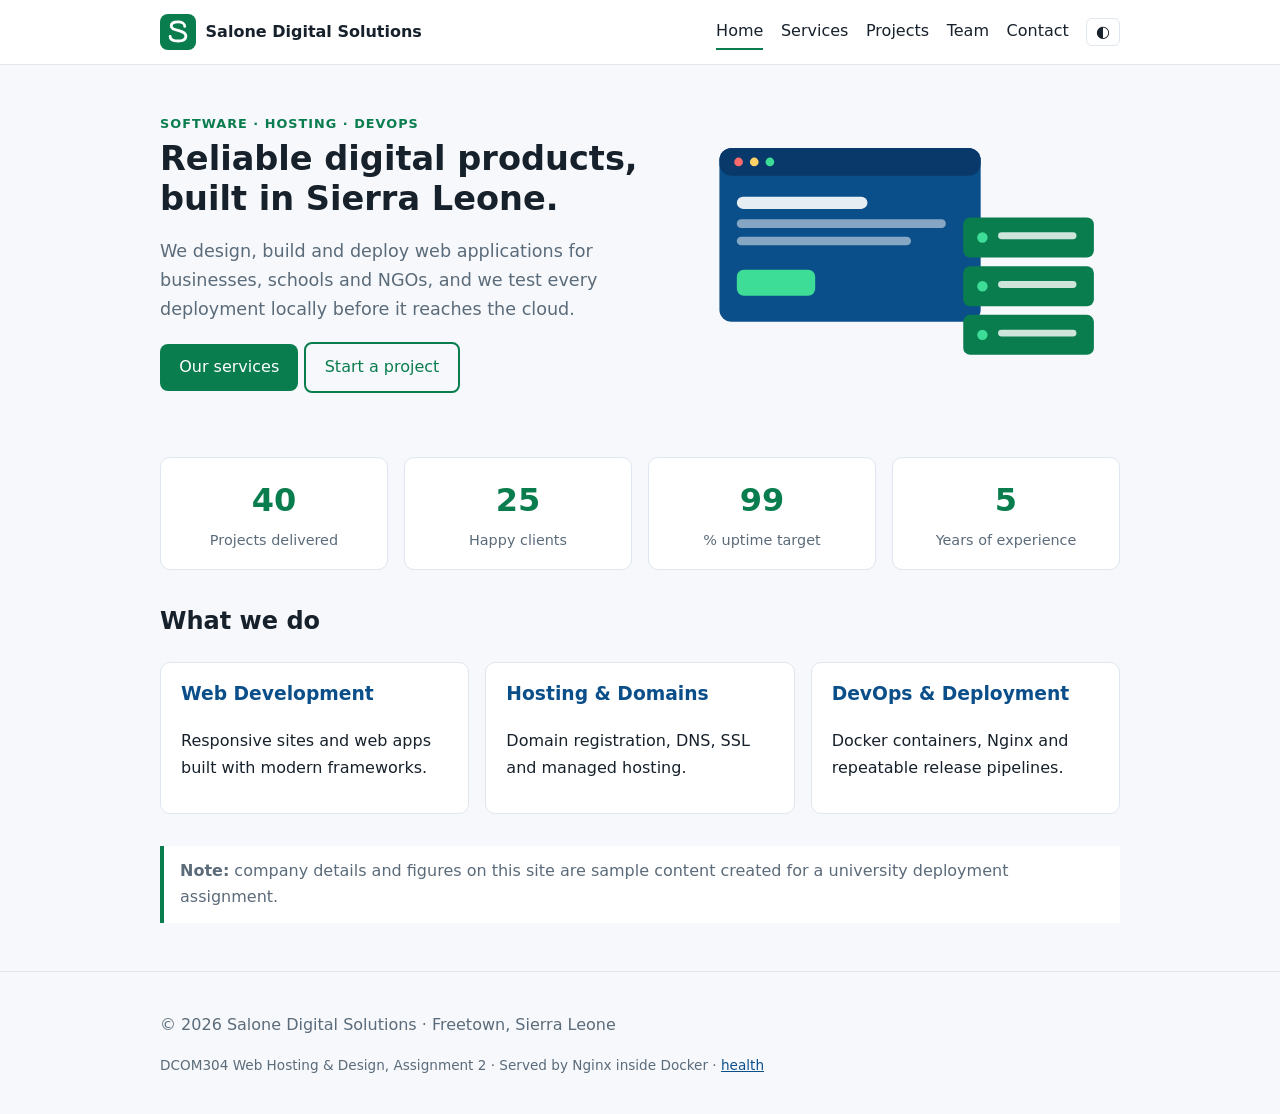
<file: site/index.html>
<!DOCTYPE html>
<html lang="en">
<head>
<meta charset="UTF-8"><meta name="viewport" content="width=device-width, initial-scale=1">
<meta name="description" content="Salone Digital Solutions - software development, hosting and DevOps in Freetown, Sierra Leone.">
<title>Home | Salone Digital Solutions</title>
<link rel="icon" href="assets/logo.svg" type="image/svg+xml">
<link rel="stylesheet" href="css/style.css">
</head>
<body>
<header class="site-header"><div class="wrap bar">
<a class="brand" href="index.html"><img src="assets/logo.svg" alt="" width="36" height="36"><span>Salone Digital Solutions</span></a>
<button id="menu" aria-label="Menu" aria-expanded="false">&#9776;</button>
<nav id="nav"><a href="index.html" class=active>Home</a><a href="services.html">Services</a><a href="projects.html">Projects</a><a href="team.html">Team</a><a href="contact.html">Contact</a><button id="theme" aria-label="Toggle dark mode">&#9680;</button></nav>
</div></header>
<main class="wrap">
<section class="hero"><div><p class="eyebrow">Software &middot; Hosting &middot; DevOps</p>
<h1>Reliable digital products, built in Sierra Leone.</h1>
<p class="lead">We design, build and deploy web applications for businesses, schools and NGOs, and we test every deployment locally before it reaches the cloud.</p>
<p><a class="btn" href="services.html">Our services</a> <a class="btn ghost" href="contact.html">Start a project</a></p></div>
<img src="assets/hero.svg" alt="Illustration of a server stack and browser window"></section>
<section class="stats"><div><b data-count="40">0</b><span>Projects delivered</span></div><div><b data-count="25">0</b><span>Happy clients</span></div><div><b data-count="99">0</b><span>% uptime target</span></div><div><b data-count="5">0</b><span>Years of experience</span></div></section>
<h2>What we do</h2>
<div class="grid"><article class="card"><h3>Web Development</h3><p>Responsive sites and web apps built with modern frameworks.</p></article><article class="card"><h3>Hosting &amp; Domains</h3><p>Domain registration, DNS, SSL and managed hosting.</p></article><article class="card"><h3>DevOps &amp; Deployment</h3><p>Docker containers, Nginx and repeatable release pipelines.</p></article></div>
<p class="note"><strong>Note:</strong> company details and figures on this site are sample content created for a university deployment assignment.</p>
</main>
<footer class="site-footer"><div class="wrap"><p>&copy; 2026 Salone Digital Solutions &middot; Freetown, Sierra Leone</p>
<p class="small">DCOM304 Web Hosting &amp; Design, Assignment 2 &middot; Served by Nginx inside Docker &middot; <a href="healthz">health</a></p></div></footer>
<script src="js/main.js"></script>
</body></html>
</file>
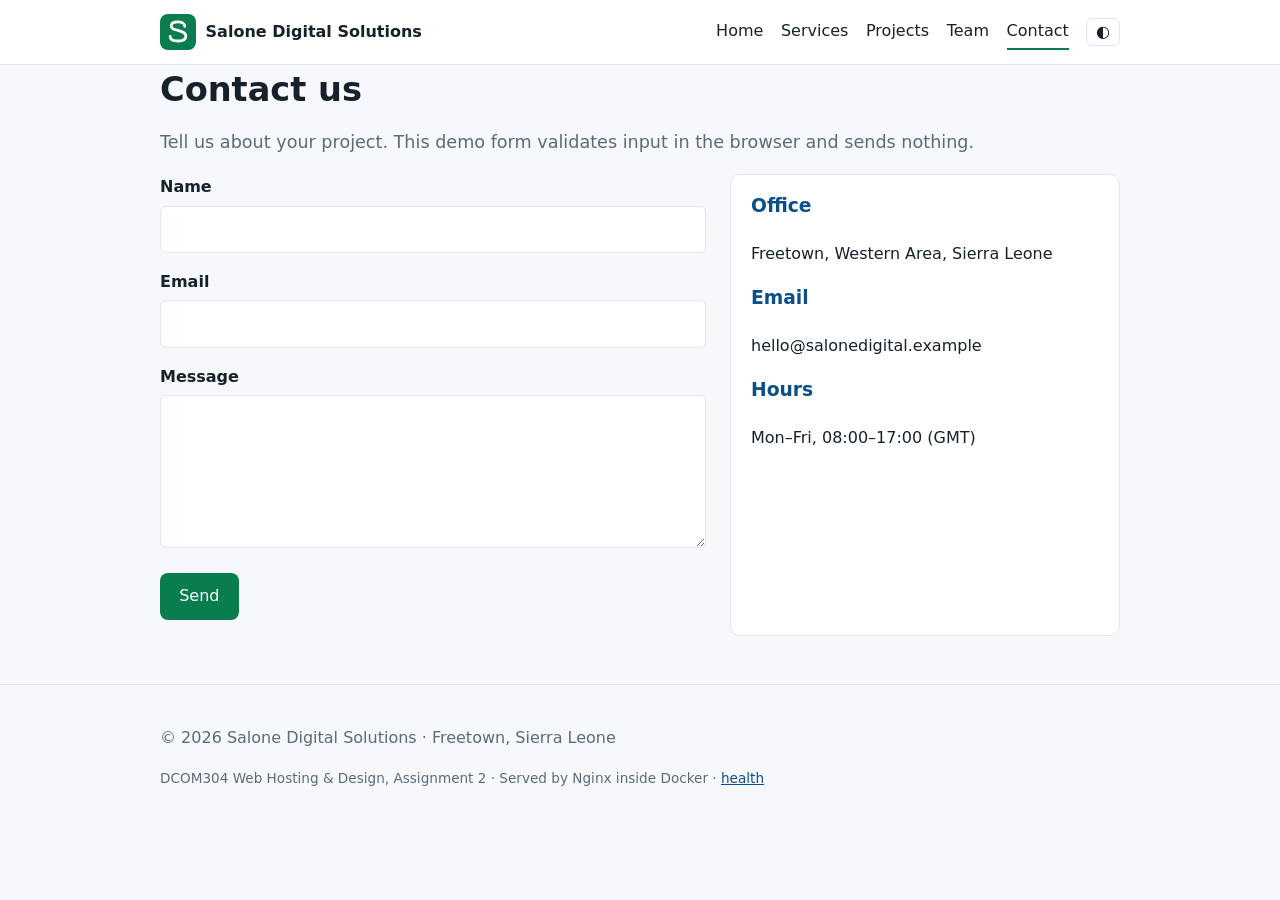
<file: site/contact.html>
<!DOCTYPE html>
<html lang="en">
<head>
<meta charset="UTF-8"><meta name="viewport" content="width=device-width, initial-scale=1">
<meta name="description" content="Salone Digital Solutions - software development, hosting and DevOps in Freetown, Sierra Leone.">
<title>Contact | Salone Digital Solutions</title>
<link rel="icon" href="assets/logo.svg" type="image/svg+xml">
<link rel="stylesheet" href="css/style.css">
</head>
<body>
<header class="site-header"><div class="wrap bar">
<a class="brand" href="index.html"><img src="assets/logo.svg" alt="" width="36" height="36"><span>Salone Digital Solutions</span></a>
<button id="menu" aria-label="Menu" aria-expanded="false">&#9776;</button>
<nav id="nav"><a href="index.html">Home</a><a href="services.html">Services</a><a href="projects.html">Projects</a><a href="team.html">Team</a><a href="contact.html" class=active>Contact</a><button id="theme" aria-label="Toggle dark mode">&#9680;</button></nav>
</div></header>
<main class="wrap">
<h1>Contact us</h1><p class="lead">Tell us about your project. This demo form validates input in the browser and sends nothing.</p>
<div class="two"><form id="form" novalidate><label>Name<input name="name" required></label><label>Email<input name="email" type="email" required></label>
<label>Message<textarea name="msg" rows="5" required></textarea></label><button class="btn" type="submit">Send</button><p id="status" role="status"></p></form>
<aside class="card"><h3>Office</h3><p>Freetown, Western Area, Sierra Leone</p><h3>Email</h3><p>hello@salonedigital.example</p><h3>Hours</h3><p>Mon&ndash;Fri, 08:00&ndash;17:00 (GMT)</p></aside></div>
</main>
<footer class="site-footer"><div class="wrap"><p>&copy; 2026 Salone Digital Solutions &middot; Freetown, Sierra Leone</p>
<p class="small">DCOM304 Web Hosting &amp; Design, Assignment 2 &middot; Served by Nginx inside Docker &middot; <a href="healthz">health</a></p></div></footer>
<script src="js/main.js"></script>
</body></html>
</file>
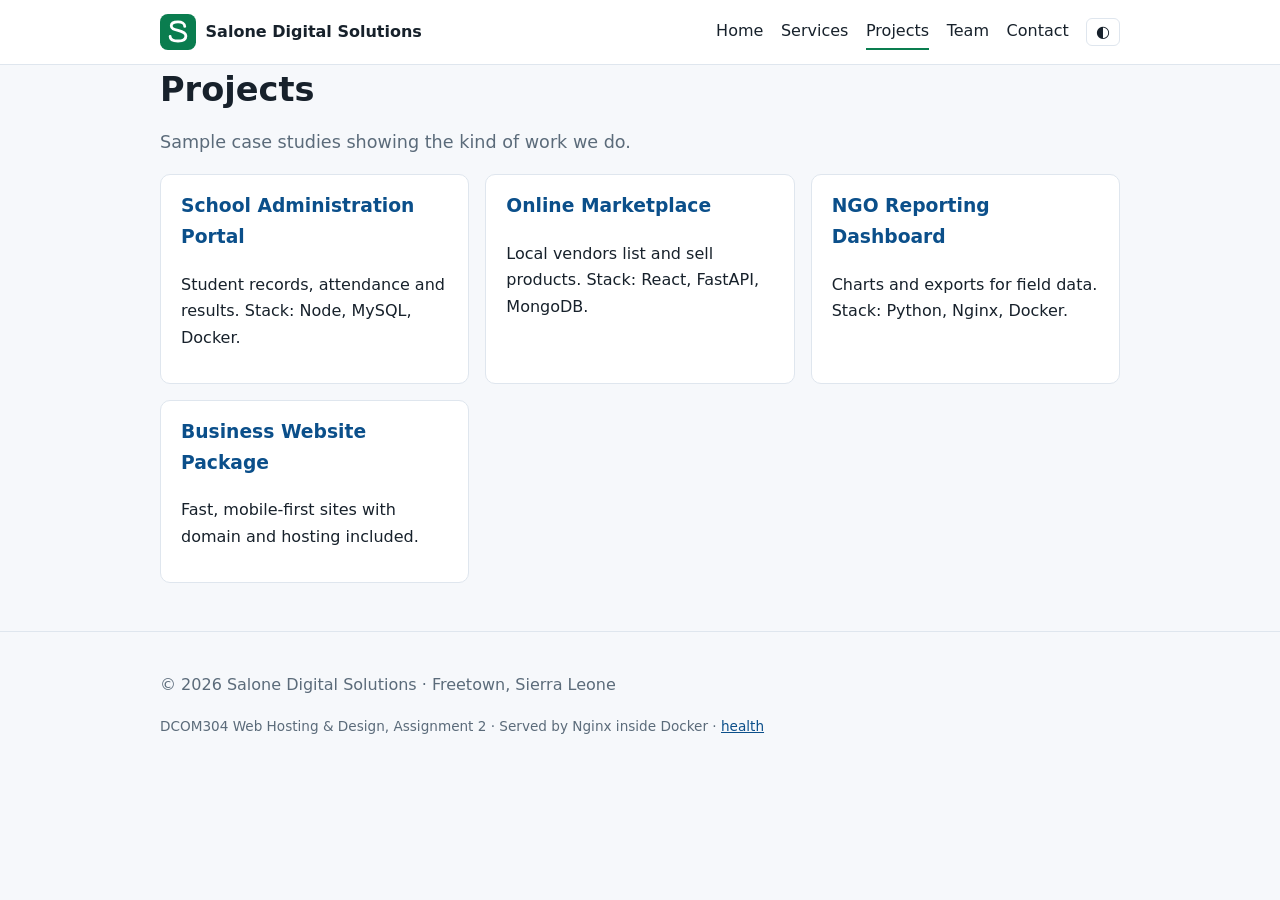
<file: site/projects.html>
<!DOCTYPE html>
<html lang="en">
<head>
<meta charset="UTF-8"><meta name="viewport" content="width=device-width, initial-scale=1">
<meta name="description" content="Salone Digital Solutions - software development, hosting and DevOps in Freetown, Sierra Leone.">
<title>Projects | Salone Digital Solutions</title>
<link rel="icon" href="assets/logo.svg" type="image/svg+xml">
<link rel="stylesheet" href="css/style.css">
</head>
<body>
<header class="site-header"><div class="wrap bar">
<a class="brand" href="index.html"><img src="assets/logo.svg" alt="" width="36" height="36"><span>Salone Digital Solutions</span></a>
<button id="menu" aria-label="Menu" aria-expanded="false">&#9776;</button>
<nav id="nav"><a href="index.html">Home</a><a href="services.html">Services</a><a href="projects.html" class=active>Projects</a><a href="team.html">Team</a><a href="contact.html">Contact</a><button id="theme" aria-label="Toggle dark mode">&#9680;</button></nav>
</div></header>
<main class="wrap">
<h1>Projects</h1><p class="lead">Sample case studies showing the kind of work we do.</p>
<div class="grid"><article class="card"><h3>School Administration Portal</h3><p>Student records, attendance and results. Stack: Node, MySQL, Docker.</p></article><article class="card"><h3>Online Marketplace</h3><p>Local vendors list and sell products. Stack: React, FastAPI, MongoDB.</p></article><article class="card"><h3>NGO Reporting Dashboard</h3><p>Charts and exports for field data. Stack: Python, Nginx, Docker.</p></article><article class="card"><h3>Business Website Package</h3><p>Fast, mobile-first sites with domain and hosting included.</p></article></div>
</main>
<footer class="site-footer"><div class="wrap"><p>&copy; 2026 Salone Digital Solutions &middot; Freetown, Sierra Leone</p>
<p class="small">DCOM304 Web Hosting &amp; Design, Assignment 2 &middot; Served by Nginx inside Docker &middot; <a href="healthz">health</a></p></div></footer>
<script src="js/main.js"></script>
</body></html>
</file>
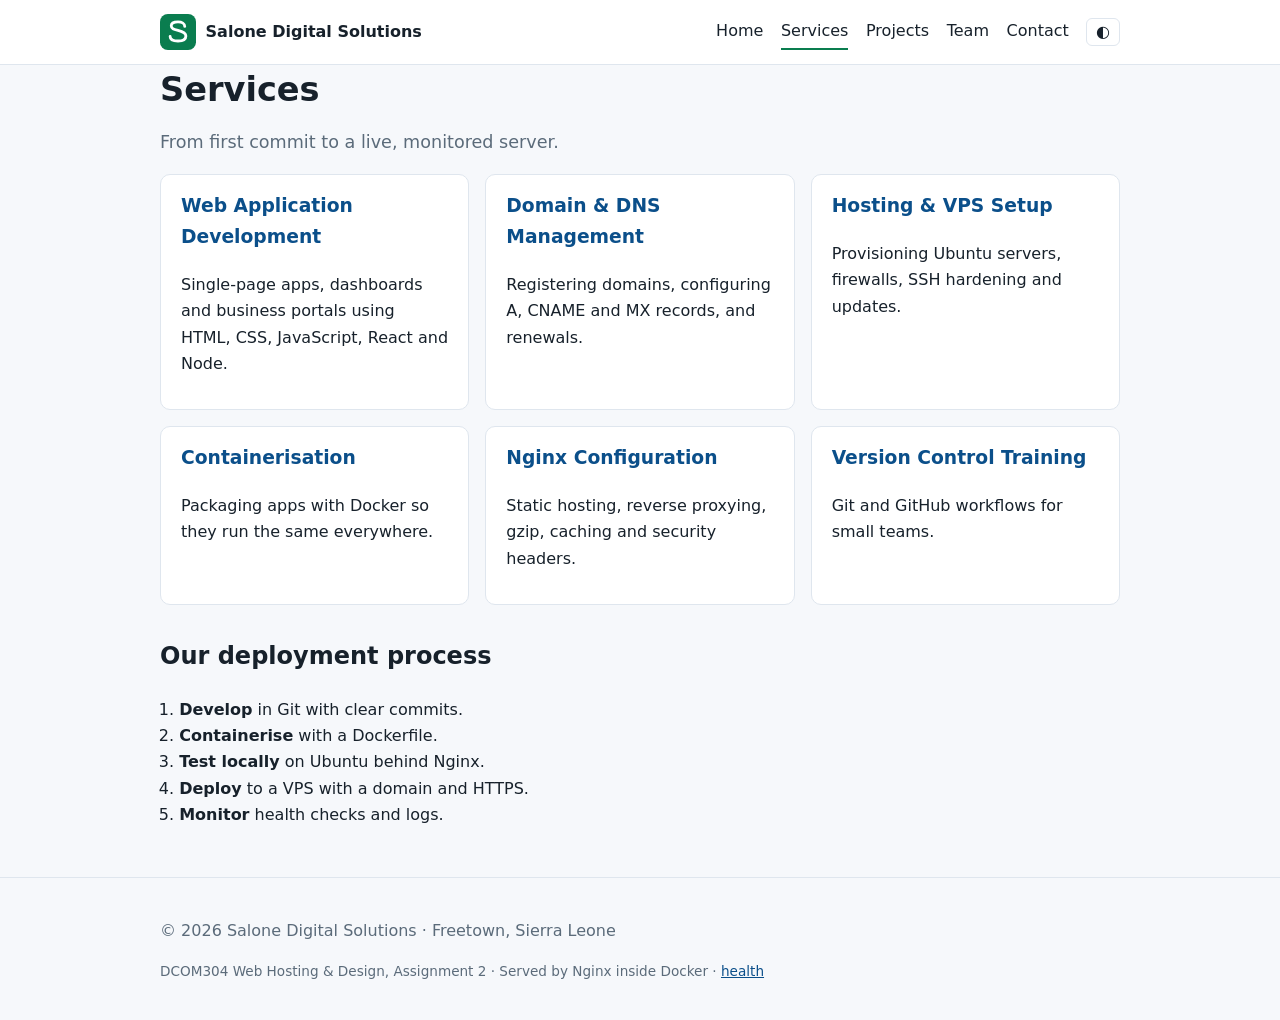
<file: site/services.html>
<!DOCTYPE html>
<html lang="en">
<head>
<meta charset="UTF-8"><meta name="viewport" content="width=device-width, initial-scale=1">
<meta name="description" content="Salone Digital Solutions - software development, hosting and DevOps in Freetown, Sierra Leone.">
<title>Services | Salone Digital Solutions</title>
<link rel="icon" href="assets/logo.svg" type="image/svg+xml">
<link rel="stylesheet" href="css/style.css">
</head>
<body>
<header class="site-header"><div class="wrap bar">
<a class="brand" href="index.html"><img src="assets/logo.svg" alt="" width="36" height="36"><span>Salone Digital Solutions</span></a>
<button id="menu" aria-label="Menu" aria-expanded="false">&#9776;</button>
<nav id="nav"><a href="index.html">Home</a><a href="services.html" class=active>Services</a><a href="projects.html">Projects</a><a href="team.html">Team</a><a href="contact.html">Contact</a><button id="theme" aria-label="Toggle dark mode">&#9680;</button></nav>
</div></header>
<main class="wrap">
<h1>Services</h1><p class="lead">From first commit to a live, monitored server.</p>
<div class="grid"><article class="card"><h3>Web Application Development</h3><p>Single-page apps, dashboards and business portals using HTML, CSS, JavaScript, React and Node.</p></article><article class="card"><h3>Domain &amp; DNS Management</h3><p>Registering domains, configuring A, CNAME and MX records, and renewals.</p></article><article class="card"><h3>Hosting &amp; VPS Setup</h3><p>Provisioning Ubuntu servers, firewalls, SSH hardening and updates.</p></article><article class="card"><h3>Containerisation</h3><p>Packaging apps with Docker so they run the same everywhere.</p></article><article class="card"><h3>Nginx Configuration</h3><p>Static hosting, reverse proxying, gzip, caching and security headers.</p></article><article class="card"><h3>Version Control Training</h3><p>Git and GitHub workflows for small teams.</p></article></div>
<h2>Our deployment process</h2>
<ol class="steps"><li><b>Develop</b> in Git with clear commits.</li><li><b>Containerise</b> with a Dockerfile.</li><li><b>Test locally</b> on Ubuntu behind Nginx.</li><li><b>Deploy</b> to a VPS with a domain and HTTPS.</li><li><b>Monitor</b> health checks and logs.</li></ol>
</main>
<footer class="site-footer"><div class="wrap"><p>&copy; 2026 Salone Digital Solutions &middot; Freetown, Sierra Leone</p>
<p class="small">DCOM304 Web Hosting &amp; Design, Assignment 2 &middot; Served by Nginx inside Docker &middot; <a href="healthz">health</a></p></div></footer>
<script src="js/main.js"></script>
</body></html>
</file>
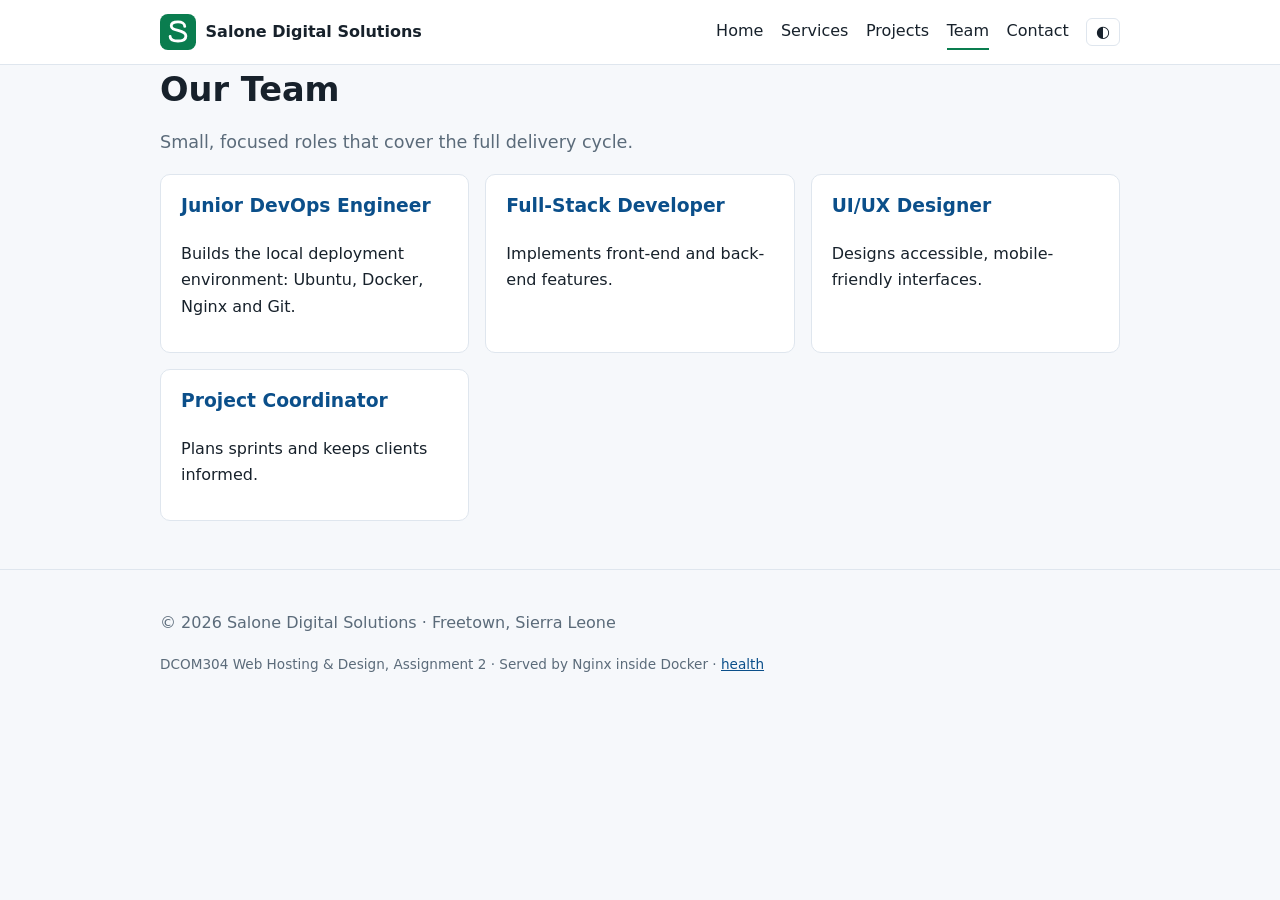
<file: site/team.html>
<!DOCTYPE html>
<html lang="en">
<head>
<meta charset="UTF-8"><meta name="viewport" content="width=device-width, initial-scale=1">
<meta name="description" content="Salone Digital Solutions - software development, hosting and DevOps in Freetown, Sierra Leone.">
<title>Team | Salone Digital Solutions</title>
<link rel="icon" href="assets/logo.svg" type="image/svg+xml">
<link rel="stylesheet" href="css/style.css">
</head>
<body>
<header class="site-header"><div class="wrap bar">
<a class="brand" href="index.html"><img src="assets/logo.svg" alt="" width="36" height="36"><span>Salone Digital Solutions</span></a>
<button id="menu" aria-label="Menu" aria-expanded="false">&#9776;</button>
<nav id="nav"><a href="index.html">Home</a><a href="services.html">Services</a><a href="projects.html">Projects</a><a href="team.html" class=active>Team</a><a href="contact.html">Contact</a><button id="theme" aria-label="Toggle dark mode">&#9680;</button></nav>
</div></header>
<main class="wrap">
<h1>Our Team</h1><p class="lead">Small, focused roles that cover the full delivery cycle.</p>
<div class="grid"><article class="card"><h3>Junior DevOps Engineer</h3><p>Builds the local deployment environment: Ubuntu, Docker, Nginx and Git.</p></article><article class="card"><h3>Full-Stack Developer</h3><p>Implements front-end and back-end features.</p></article><article class="card"><h3>UI/UX Designer</h3><p>Designs accessible, mobile-friendly interfaces.</p></article><article class="card"><h3>Project Coordinator</h3><p>Plans sprints and keeps clients informed.</p></article></div>
</main>
<footer class="site-footer"><div class="wrap"><p>&copy; 2026 Salone Digital Solutions &middot; Freetown, Sierra Leone</p>
<p class="small">DCOM304 Web Hosting &amp; Design, Assignment 2 &middot; Served by Nginx inside Docker &middot; <a href="healthz">health</a></p></div></footer>
<script src="js/main.js"></script>
</body></html>
</file>
<file: site/css/style.css>
:root{--bg:#f6f8fb;--fg:#17212b;--muted:#5b6b7a;--card:#fff;--accent:#0a7d4f;--accent2:#0b4f8a;--line:#dfe6ee}
[data-theme=dark]{--bg:#0f151b;--fg:#e8eef4;--muted:#9fb0bf;--card:#18212a;--accent:#3ddc97;--accent2:#6db3f2;--line:#2a3743}
*{box-sizing:border-box}html{scroll-behavior:smooth}
body{margin:0;font-family:Tahoma,Verdana,system-ui,sans-serif;background:var(--bg);color:var(--fg);line-height:1.65}
.wrap{max-width:1000px;margin:0 auto;padding:0 1.25rem}
a{color:var(--accent2)}
.site-header{background:var(--card);border-bottom:1px solid var(--line);position:sticky;top:0;z-index:5}
.bar{display:flex;align-items:center;justify-content:space-between;min-height:64px;flex-wrap:wrap}
.brand{display:flex;align-items:center;gap:.6rem;font-weight:700;color:var(--fg);text-decoration:none}
nav{display:flex;gap:1.1rem;align-items:center}
nav a{color:var(--fg);text-decoration:none;padding:.25rem 0;border-bottom:2px solid transparent}
nav a:hover,nav a.active{border-color:var(--accent)}
#theme,#menu{background:none;border:1px solid var(--line);color:var(--fg);border-radius:6px;cursor:pointer;padding:.2rem .55rem;font-size:1rem}
#menu{display:none}
.hero{display:grid;grid-template-columns:1.1fr .9fr;gap:2rem;align-items:center;padding:3rem 0}
.hero img{width:100%;height:auto}
.eyebrow{color:var(--accent);font-weight:700;text-transform:uppercase;letter-spacing:.08em;font-size:.8rem;margin:0}
h1{font-size:2.1rem;line-height:1.2;margin:.3rem 0 1rem}
.lead{color:var(--muted);font-size:1.1rem}
.btn{display:inline-block;background:var(--accent);color:#fff;border:0;padding:.65rem 1.2rem;border-radius:8px;text-decoration:none;font:inherit;cursor:pointer}
.btn.ghost{background:none;color:var(--accent);border:2px solid var(--accent)}
.stats{display:grid;grid-template-columns:repeat(4,1fr);gap:1rem;margin-bottom:2rem}
.stats div{background:var(--card);border:1px solid var(--line);border-radius:10px;padding:1rem;text-align:center}
.stats b{display:block;font-size:2rem;color:var(--accent)}.stats span{color:var(--muted);font-size:.9rem}
.grid{display:grid;grid-template-columns:repeat(auto-fit,minmax(250px,1fr));gap:1rem;margin:1rem 0 2rem}
.card{background:var(--card);border:1px solid var(--line);border-radius:10px;padding:1rem 1.25rem}
.card h3{margin-top:0;color:var(--accent2)}
.steps{padding-left:1.2rem}.note{background:var(--card);border-left:4px solid var(--accent);padding:.75rem 1rem;color:var(--muted)}
.two{display:grid;grid-template-columns:1.4fr 1fr;gap:1.5rem}
form label{display:block;margin-bottom:1rem;font-weight:700}
input,textarea{width:100%;padding:.6rem;margin-top:.3rem;border:1px solid var(--line);border-radius:6px;background:var(--card);color:var(--fg);font:inherit}
.err{border-color:#d33}#status{font-weight:700}
.site-footer{border-top:1px solid var(--line);margin-top:3rem;padding:1.5rem 0;color:var(--muted)}.small{font-size:.85rem}
@media(max-width:760px){.hero,.two{grid-template-columns:1fr}.stats{grid-template-columns:repeat(2,1fr)}
#menu{display:block}nav{display:none;width:100%;flex-direction:column;align-items:flex-start;padding-bottom:1rem}nav.open{display:flex}}
</file>
